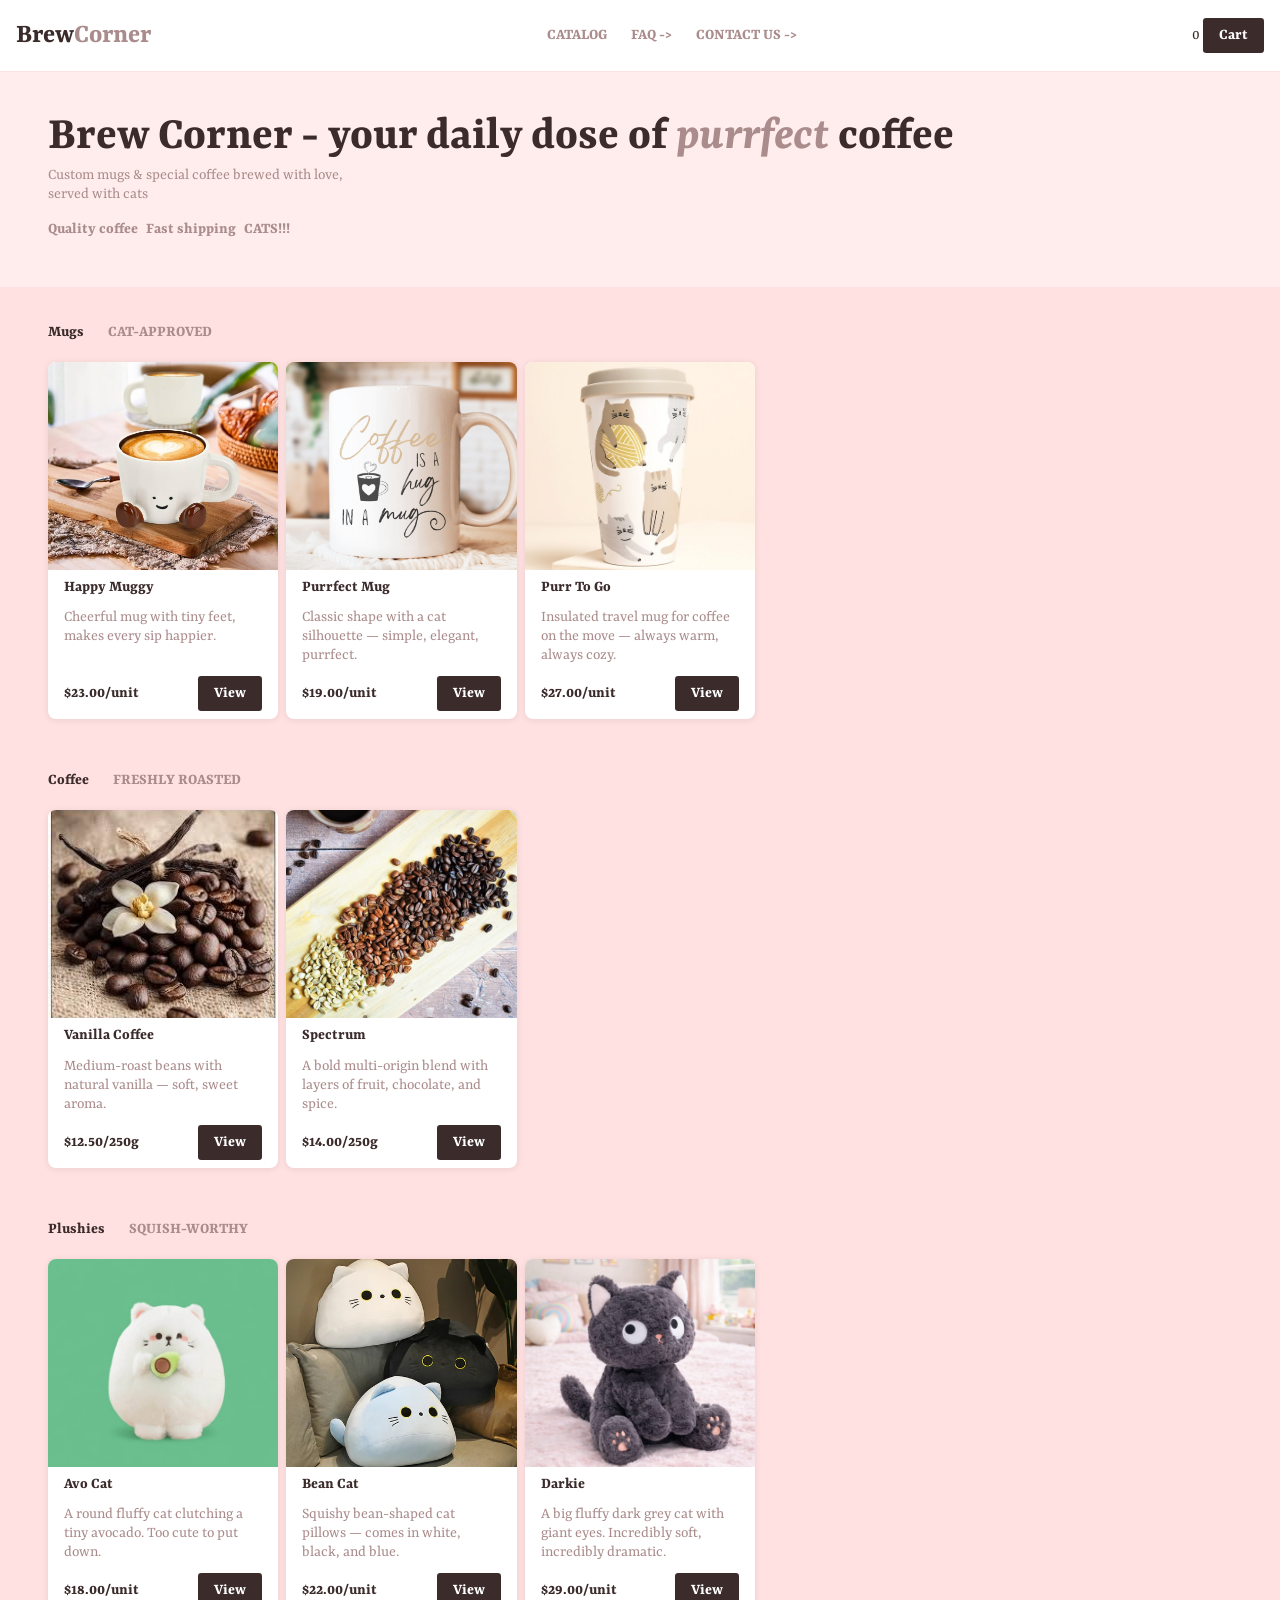
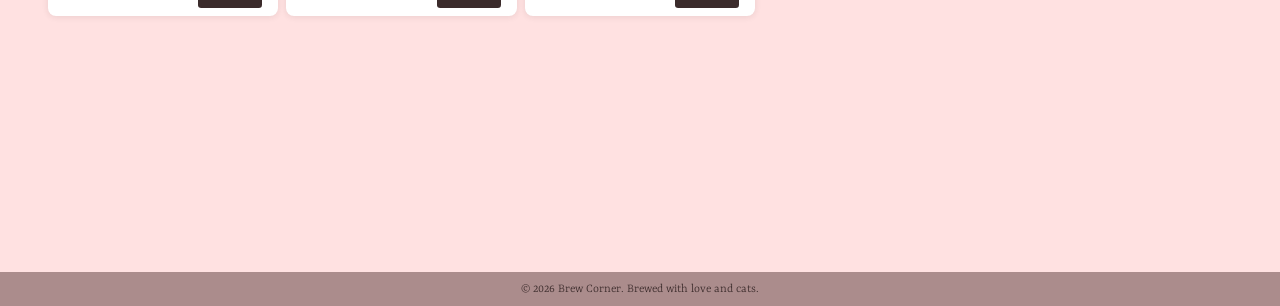
<file: index.html>
<!Doctype html>
<html lang="en">
<head>
        <meta charset="utf-8">
        <meta name="viewport" content="width=device-width, initial-scale=1.0">
        <meta name="description" content="Buy coffee online, explore cat mugs and enjoy the best coffee shop experience.">
        <meta name="keywords" content="coffee, cat cafe, buy coffee online, cat mugs, coffee shop">
        <title>Brew Corner</title>

    <!--Loading fonts-->
    <link rel="preconnect" href="https://fonts.googleapis.com">
    <link rel="preconnect" href="https://fonts.gstatic.com" crossorigin>
    <link href="https://fonts.googleapis.com/css2?family=DM+Serif+Text:ital@0;1&family=Yrsa:ital,wght@0,300..700;1,300..700&display=swap" rel="stylesheet">

    <!--loading stylesheet-->
    <link rel="stylesheet" href="styles/main.css">
</head>

<body>
    <header id="site-header">
        <a href="index.html" class="logo">Brew<span>Corner</span></a>

        <button class="burger-menu" aria-label="Toggle navigation" aria-expanded="false">
            <span></span><span></span><span></span>
        </button>

        <nav class="nav-links">
            <a href="index.html">Catalog</a>
            <a href="faq.html">FAQ -></a>
            <a href="contact.html">Contact us -></a>
        </nav>

        <a href="cart.html" class="cart-link">
            <span id="cart-badge">0</span>
            <span class="btn-primary nav-active">Cart</span>
        </a>
    </header>

    <main>
        <!--hero, used to show brand related stuff-->
        <section id="hero">
            <section>
                <h1>Brew Corner - your daily dose of <em>purrfect</em> coffee</h1>
                <p>Custom mugs & special coffee brewed with love, served with cats</p>
                <ul class="hero-features">
                    <li style="font-weight: 700">Quality coffee</li>
                    <li style="font-weight: 700">Fast shipping</li>
                    <li style="font-weight: 700">CATS!!!</li>
                </ul>
            </section>
        </section>

        <!--Mugs section, holds product-card divs-->
        <!--Product card has image, short description, price and button to view item
            On click opens popup with more detailed description-->
        <section>
            <header class="section-header">
                <h2>Mugs</h2>
                <span class="tag">cat-approved</span>
            </header>
            <div class="product-grid">

                <a href="#popup-happy-muggy" class="product-card">
                    <div class="card-img"><img src="images/happy-muggy.png" alt="Happy Muggy mug"/></div>
                    <div class="card-body">
                        <h3>Happy Muggy</h3>
                        <p>Cheerful mug with tiny feet, makes every sip happier.</p>
                        <div class="card-footer">
                            <span class="price">$23.00/unit</span>
                            <span class="btn-primary">View</span>
                        </div>
                    </div>
                </a>

                <a href="#popup-purrfect-mug" class="product-card">
                    <div class="card-img"><img src="images/purrfect-mug.png" alt="Purrfect Mug"/></div>
                    <div class="card-body">
                        <h3>Purrfect Mug</h3>
                        <p>Classic shape with a cat silhouette — simple, elegant, purrfect.</p>
                        <div class="card-footer">
                            <span class="price">$19.00/unit</span>
                            <span class="btn-primary">View</span>
                        </div>
                    </div>
                </a>

                <a href="#popup-purr-to-go" class="product-card">
                    <div class="card-img"><img src="images/purr-to-go.png" alt="Purr To Go travel mug"/></div>
                    <div class="card-body">
                        <h3>Purr To Go</h3>
                        <p>Insulated travel mug for coffee on the move — always warm, always cozy.</p>
                        <div class="card-footer">
                            <span class="price">$27.00/unit</span>
                            <span class="btn-primary">View</span>
                        </div>
                    </div>
                </a>

            </div>
        </section>

        <!--Coffee section, holds product-card divs-->
        <section>
            <header class="section-header">
                <h2>Coffee</h2>
                <span class="tag">Freshly roasted</span>
            </header>
            <div class="product-grid">

                <a href="#popup-vanilla-coffee" class="product-card">
                    <div class="card-img"><img src="images/vanilla-coffee.png" alt="Vanilla coffee bag"/></div>
                    <div class="card-body">
                        <h3>Vanilla Coffee</h3>
                        <p>Medium-roast beans with natural vanilla — soft, sweet aroma.</p>
                        <div class="card-footer">
                            <span class="price">$12.50/250g</span>
                            <span class="btn-primary">View</span>
                        </div>
                    </div>
                </a>

                <a href="#popup-spectrum" class="product-card">
                    <div class="card-img"><img src="images/spectrum.png" alt="Spectrum coffee blend"/></div>
                    <div class="card-body">
                        <h3>Spectrum</h3>
                        <p>A bold multi-origin blend with layers of fruit, chocolate, and spice.</p>
                        <div class="card-footer">
                            <span class="price">$14.00/250g</span>
                            <span class="btn-primary">View</span>
                        </div>
                    </div>
                </a>

            </div>
        </section>

        <!--Plushies section, holds product-card divs-->
        <section>
            <header class="section-header">
                <h2>Plushies</h2>
                <span class="tag">squish-worthy</span>
            </header>
            <div class="product-grid">

                <a href="#popup-avo-cat" class="product-card">
                    <div class="card-img"><img src="images/avo-cat.png" alt="Avo Cat plushie"/></div>
                    <div class="card-body">
                        <h3>Avo Cat</h3>
                        <p>A round fluffy cat clutching a tiny avocado. Too cute to put down.</p>
                        <div class="card-footer">
                            <span class="price">$18.00/unit</span>
                            <span class="btn-primary">View</span>
                        </div>
                    </div>
                </a>

                <a href="#popup-bean-cat" class="product-card">
                    <div class="card-img"><img src="images/bean-cat.png" alt="Bean Cat plushie set"/></div>
                    <div class="card-body">
                        <h3>Bean Cat</h3>
                        <p>Squishy bean-shaped cat pillows — comes in white, black, and blue.</p>
                        <div class="card-footer">
                            <span class="price">$22.00/unit</span>
                            <span class="btn-primary">View</span>
                        </div>
                    </div>
                </a>

                <a href="#popup-darkie" class="product-card">
                    <div class="card-img"><img src="images/darkie.png" alt="Darkie plushie"/></div>
                    <div class="card-body">
                        <h3>Darkie</h3>
                        <p>A big fluffy dark grey cat with giant eyes. Incredibly soft, incredibly dramatic.</p>
                        <div class="card-footer">
                            <span class="price">$29.00/unit</span>
                            <span class="btn-primary">View</span>
                        </div>
                    </div>
                </a>

            </div>
        </section>
    </main>

    <!--Footer, simply show some info-->
    <footer class="site-footer">
        <p>&copy; 2026 Brew Corner. Brewed with love and cats.</p>
    </footer>

    <!--Product popups-->
    <!--Popups, each pop-up shows image, full description, has controls to add to cart and buy immediately
        href="#!" used so when we close pop-up we stay on the same place on our page, instead of scrolling to the top-->
    <div id="popup-happy-muggy" class="popup-overlay">
        <div class="popup-box">
            <a href="#!" class="popup-close">&times;</a>
            <div class="popup-img"><img src="images/happy-muggy.png" alt="Happy Muggy"></div>
            <h2>Happy Muggy</h2>
            <p class="popup-price">$23.00 / unit</p>
            <p class="popup-desc">A cheerful mug with tiny feet that adds personality to your coffee break and makes every sip a little happier.</p>
            <div class="popup-actions">

                <button type="button" class="add-to-cart-btn" data-add-to-cart data-id="happy-muggy" data-name="Happy Muggy" data-price="23.00">Add to cart</button>
                <button type="button" class="add-to-cart-buy-now" data-add-to-cart data-id="happy-muggy" data-name="Happy Muggy" data-price="23.00">Buy now</button>
            </div>
        </div>
    </div>

    <div id="popup-purrfect-mug" class="popup-overlay">
        <div class="popup-box">
            <a href="#!" class="popup-close">&times;</a>
            <div class="popup-img"><img src="images/purrfect-mug.png" alt="Purrfect Mug"></div>
            <h2>Purrfect Mug</h2>
            <p class="popup-price">$19.00 / unit</p>
            <p class="popup-desc">Classic shape with a cat silhouette. Simple, elegant, and totally purrfect for your morning routine.</p>
            <div class="popup-actions">
                <button type="button" class="add-to-cart-btn" data-add-to-cart data-id="purrfect-mug" data-name="Purrfect Mug" data-price="19.00">Add to cart</button>
                <button type="button" class="add-to-cart-buy-now" data-add-to-cart data-id="purrfect-mug" data-name="Purrfect Mug" data-price="19.00">Buy now</button>
            </div>
        </div>
    </div>

    <div id="popup-purr-to-go" class="popup-overlay">
        <div class="popup-box">
            <a href="#!" class="popup-close">&times;</a>
            <div class="popup-img"><img src="images/purr-to-go.png" alt="Purr To Go"></div>
            <h2>Purr To Go</h2>
            <p class="popup-price">$27.00 / unit</p>
            <p class="popup-desc">An insulated travel mug that keeps your coffee warm on the go. Perfect for commuters who refuse to compromise on cozy.</p>
            <div class="popup-actions">
                <button type="button" class="add-to-cart-btn" data-add-to-cart data-id="purr-to-go" data-name="Purr To Go" data-price="27.00">Add to cart</button>
                <button type="button" class="add-to-cart-buy-now" data-add-to-cart data-id="purr-to-go" data-name="Purr To Go" data-price="27.00">Buy now</button>
            </div>
        </div>
    </div>

    <div id="popup-vanilla-coffee" class="popup-overlay">
        <div class="popup-box">
            <a href="#!" class="popup-close">&times;</a>
            <div class="popup-img"><img src="images/vanilla-coffee.png" alt="Vanilla Coffee"></div>
            <h2>Vanilla Coffee</h2>
            <p class="popup-price">$12.50 / 250g</p>
            <p class="popup-desc">Medium-roast beans with natural vanilla flavoring. A soft, sweet aroma that fills your kitchen and your mornings with warmth.</p>
            <div class="popup-actions">
                <button type="button" class="add-to-cart-btn" data-add-to-cart data-id="vanilla-coffee" data-name="Vanilla Coffee" data-price="12.50">Add to cart</button>
                <button type="button" class="add-to-cart-buy-now" data-add-to-cart data-id="vanilla-coffee" data-name="Vanilla Coffee" data-price="12.50">Buy now</button>
            </div>
        </div>
    </div>

    <div id="popup-spectrum" class="popup-overlay">
        <div class="popup-box">
            <a href="#!" class="popup-close">&times;</a>
            <div class="popup-img"><img src="images/spectrum.png" alt="Spectrum"></div>
            <h2>Spectrum</h2>
            <p class="popup-price">$14.00 / 250g</p>
            <p class="popup-desc">A bold multi-origin blend with layers of fruit, chocolate, and spice. Every cup reveals something new.</p>
            <div class="popup-actions">
                <button type="button" class="add-to-cart-btn" data-add-to-cart data-id="spectrum" data-name="Spectrum" data-price="14.00">Add to cart</button>
                <button type="button" class="add-to-cart-buy-now" data-add-to-cart data-id="spectrum" data-name="Spectrum" data-price="14.00">Buy now</button>
            </div>
        </div>
    </div>

    <div id="popup-avo-cat" class="popup-overlay">
        <div class="popup-box">
            <a href="#!" class="popup-close">&times;</a>
            <div class="popup-img"><img src="images/avo-cat.png" alt="Avo Cat"></div>
            <h2>Avo Cat</h2>
            <p class="popup-price">$18.00 / unit</p>
            <p class="popup-desc">A round, impossibly soft white cat plushie holding a tiny avocado. Your desk's new best friend.</p>
            <div class="popup-actions">
                <button type="button" class="add-to-cart-btn" data-add-to-cart data-id="avo-cat" data-name="Avo Cat" data-price="18.00">Add to cart</button>
                <button type="button" class="add-to-cart-buy-now" data-add-to-cart data-id="avo-cat" data-name="Avo Cat" data-price="18.00">Buy now</button>
            </div>
        </div>
    </div>

    <div id="popup-bean-cat" class="popup-overlay">
        <div class="popup-box">
            <a href="#!" class="popup-close">&times;</a>
            <div class="popup-img"><img src="images/bean-cat.png" alt="Bean Cat"></div>
            <h2>Bean Cat</h2>
            <p class="popup-price">$22.00 / unit</p>
            <p class="popup-desc">Squishy bean-shaped cat pillows in white, black, and blue. Stack them, hug them, or just stare at them.</p>
            <div class="popup-actions">
                <button type="button" class="add-to-cart-btn" data-add-to-cart data-id="bean-cat" data-name="Bean Cat" data-price="22.00">Add to cart</button>
                <button type="button" class="add-to-cart-buy-now" data-add-to-cart data-id="bean-cat" data-name="Bean Cat" data-price="22.00">Buy now</button>
            </div>
        </div>
    </div>

    <div id="popup-darkie" class="popup-overlay">
        <div class="popup-box">
            <a href="#!" class="popup-close">&times;</a>
            <div class="popup-img"><img src="images/darkie.png" alt="Darkie"></div>
            <h2>Darkie</h2>
            <p class="popup-price">$29.00 / unit</p>
            <p class="popup-desc">A large, fluffy dark grey cat with oversized expressive eyes. Dramatically soft. Suspiciously judgemental.</p>
            <div class="popup-actions">
                <button type="button" class="add-to-cart-btn" data-add-to-cart data-id="darkie" data-name="Darkie" data-price="29.00">Add to cart</button>
                <button type="button" class="add-to-cart-buy-now" data-add-to-cart data-id="darkie" data-name="Darkie" data-price="29.00">Buy now</button>
            </div>
        </div>
    </div>
<script src="scripts/cart.js"></script>
<script src="scripts/cardEvents.js"></script>
<script src="scripts/menu.js"></script>

</body>
</html>
</file>
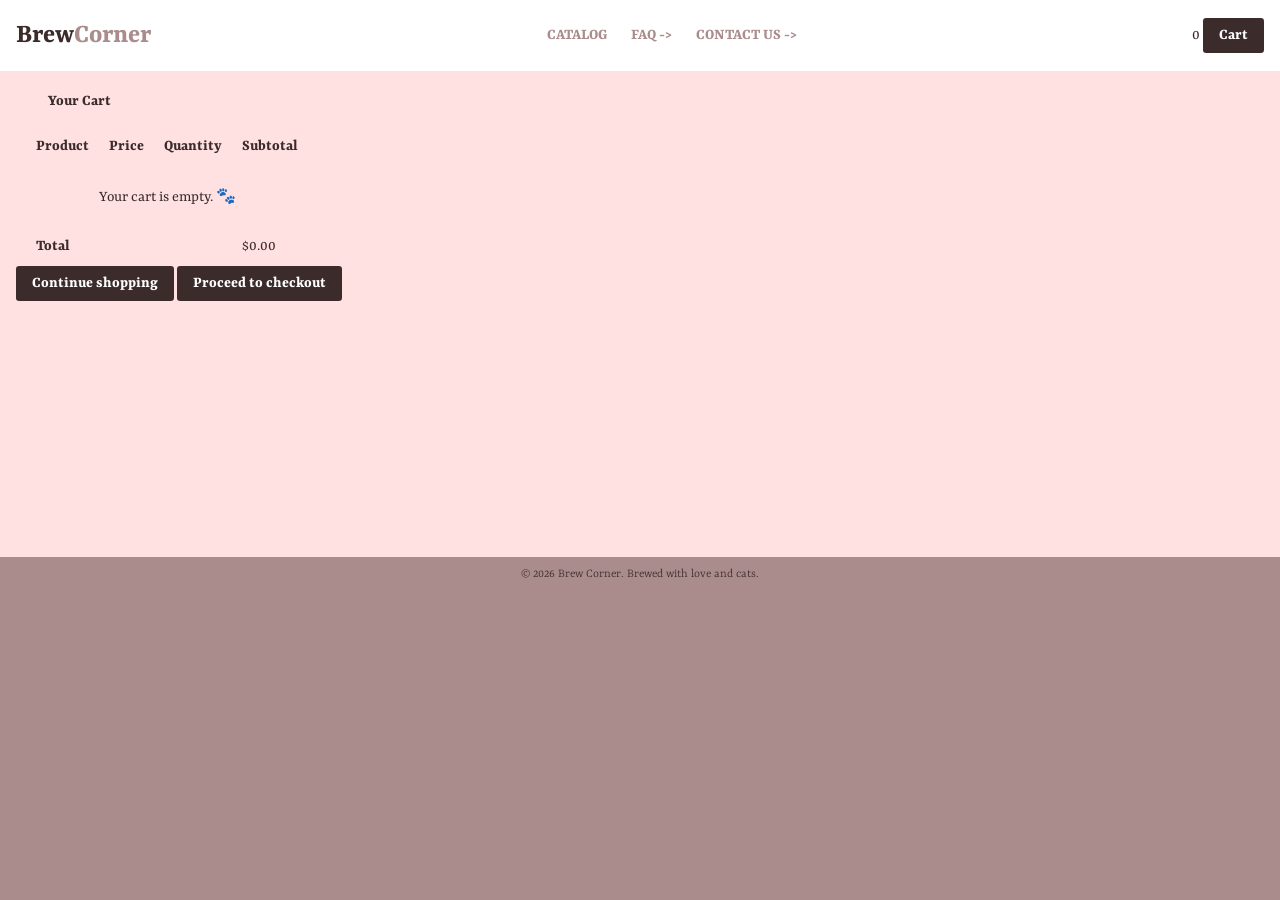
<file: cart.html>
<!DOCTYPE html>
<html lang="en">
<head>
    <meta charset="UTF-8" />
    <meta name="viewport" content="width=device-width, initial-scale=1.0" />
    <meta name="description" content="Your cart with selected coffee and cat mugs. Review your order before checkout.">
    <meta name="keywords" content="coffee, cart, buy coffee online, cat mugs, mug">
    <title>Cart — Brew Corner</title>

    <link rel="preconnect" href="https://fonts.googleapis.com">
    <link rel="preconnect" href="https://fonts.gstatic.com" crossorigin>
    <link href="https://fonts.googleapis.com/css2?family=DM+Serif+Text:ital@0;1&family=Yrsa:ital,wght@0,300..700;1,300..700&display=swap" rel="stylesheet">

    <link rel="stylesheet" href="styles/main.css" />
</head>
<body>

    <header id="site-header">
        <a href="index.html" class="logo">Brew<span>Corner</span></a>

        <button class="burger-menu" aria-label="Toggle navigation" aria-expanded="false">
            <span></span><span></span><span></span>
        </button>

        <nav class="nav-links">
            <a href="index.html">Catalog</a>
            <a href="faq.html">FAQ -></a>
            <a href="contact.html">Contact us -></a>
        </nav>

        <a href="cart.html" class="cart-link">
            <span id="cart-badge">0</span>
            <span class="btn-primary nav-active">Cart</span>
        </a>
    </header>


    <main>
        <header class="section-header">
            <h2>Your Cart</h2>
        </header>
        <!--Cart holds table of items, for now simple static placeholder-->
        <section class="checkout-section">
            <table class="checkout-table">
                <thead>
                    <tr>
                        <th>Product</th>
                        <th>Price</th>
                        <th>Quantity</th>
                        <th>Subtotal</th>
                    </tr>
                </thead>
                <tbody id="cart-items">
                </tbody>
                <tfoot >
                    <tr>
                        <td colspan="3"><strong>Total</strong></td>
                        <td id="cart-total"><strong></strong></td>
                    </tr>
                </tfoot>
            </table>

            <div>
                <a href="index.html" class="btn-primary">Continue shopping</a>
                <a href="checkout.html" class="btn-primary">Proceed to checkout</a>
            </div>
        </section>
    </main>

    <footer class="site-footer">
        <p>&copy; 2026 Brew Corner. Brewed with love and cats.</p>
    </footer>
    <script src="scripts/cart.js"></script>
    <script src="scripts/cartPage.js"></script>
    <script src="scripts/menu.js"></script>
</body>
</html>
</file>
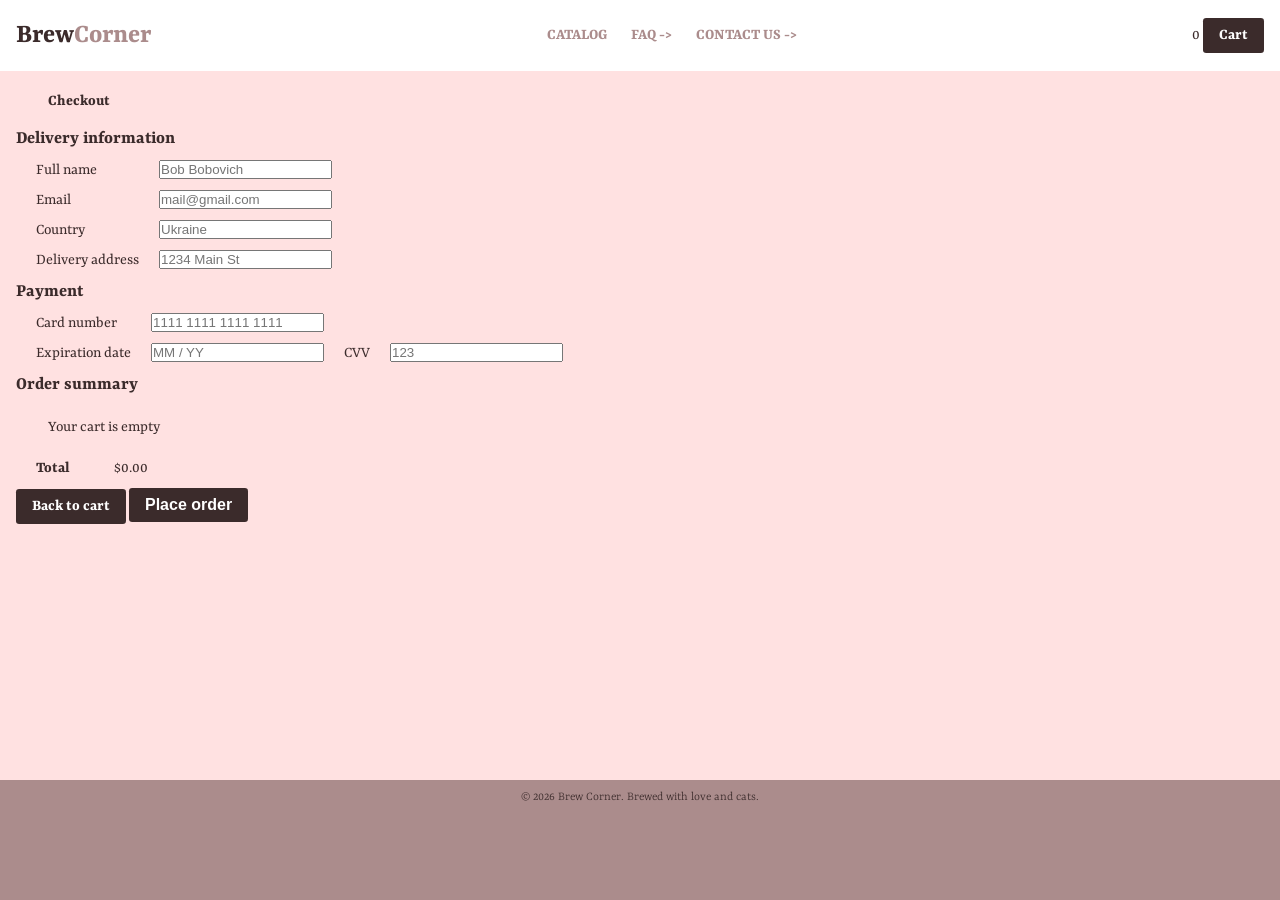
<file: checkout.html>
<!DOCTYPE html>
<html lang="en">
<head>
    <meta charset="UTF-8" />
    <meta name="viewport" content="width=device-width, initial-scale=1.0" />
    <meta name="description" content="Checkout at Brew Corner — complete your order for cat mugs, specialty coffee, and cat plushies. Fast and secure delivery.">
    <meta name="keywords" content="brew corner checkout, buy cat mug online, order specialty coffee, secure checkout">
    <title>Checkout — Brew Corner</title>

    <link rel="preconnect" href="https://fonts.googleapis.com">
    <link rel="preconnect" href="https://fonts.gstatic.com" crossorigin>
    <link href="https://fonts.googleapis.com/css2?family=DM+Serif+Text:ital@0;1&family=Yrsa:ital,wght@0,300..700;1,300..700&display=swap" rel="stylesheet">

    <link rel="stylesheet" href="styles/main.css" />
</head>
<body>

    <header id="site-header">
        <a href="index.html" class="logo">Brew<span>Corner</span></a>

        <button class="burger-menu" aria-label="Toggle navigation" aria-expanded="false">
            <span></span><span></span><span></span>
        </button>

        <nav class="nav-links">
            <a href="index.html">Catalog</a>
            <a href="faq.html">FAQ -></a>
            <a href="contact.html">Contact us -></a>
        </nav>

        <a href="cart.html" class="cart-link">
            <span id="cart-badge">0</span>
            <span class="btn-primary nav-active">Cart</span>
        </a>
    </header>


    <main>
        <header class="section-header">
            <h2>Checkout</h2>
        </header>

        <section class="checkout-section">
            <form action="#" id="checkout-form">
                <!--Table that holds form with information needed for delivery and payment-->
                <!-- Delivery info -->
                <h3>Delivery information</h3>
                <table class="checkout-table">
                    <tr>
                        <td><label for="in-name">Full name</label></td>
                        <td><input id="in-name" type="text" name="name" placeholder="Bob Bobovich" required /></td>
                    </tr>
                    <tr>
                        <td><label for="email">Email</label></td>
                        <td><input id="email" type="email" name="email" placeholder="mail@gmail.com" required /></td>
                    </tr>
                    <tr>
                        <td><label for="in-country">Country</label></td>
                        <td><input id="in-country" type="text" name="country" placeholder="Ukraine" required /></td>
                    </tr>
                    <tr>
                        <td><label for="in-address">Delivery address</label></td>
                        <td><input id="in-address" type="text" name="address" placeholder="1234 Main St" required /></td>
                    </tr>
                </table>

                <!-- Payment info -->
                <h3>Payment</h3>
                <table class="checkout-table">
                    <tr>
                        <td><label for="card-number">Card number</label></td>
                        <td><input id="card-number" type="text" name="cardnumber" placeholder="1111 1111 1111 1111" required /></td>
                    </tr>
                    <tr>
                        <td><label for="exp-date">Expiration date</label></td>
                        <td><input id="exp-date" type="text" name="expiry" placeholder="MM / YY" required /></td>
                        <td><label for="cvv">CVV</label></td>
                        <td><input id="cvv" type="text" name="cvv" placeholder="123" required /></td>
                    </tr>
                </table>

                <!--Order summary, now static placeholder-->
                <h3>Order summary</h3>
                <table class="checkout-table" id="checkout-summary">
                    <tbody>

                    </tbody>
                    <tfoot>
                        <tr>
                            <td><strong>Total</strong></td>
                            <td id="checkout-total"><strong></strong></td>
                        </tr>
                    </tfoot>
                </table>

                <div>
                    <a href="cart.html" class="btn-primary">Back to cart</a>
                    <input type="submit" value="Place order" class="btn-primary"
                           style="border: none;"/>
                </div>

            </form>
        </section>
    </main>

    <footer class="site-footer">
        <p>&copy; 2026 Brew Corner. Brewed with love and cats.</p>
    </footer>
    <script src="scripts/cart.js"></script>
    <script src="scripts/checkout.js"></script>
    <script src="scripts/checkoutForm.js"></script>
    <script src="scripts/menu.js"></script>

</body>
</html>
</file>
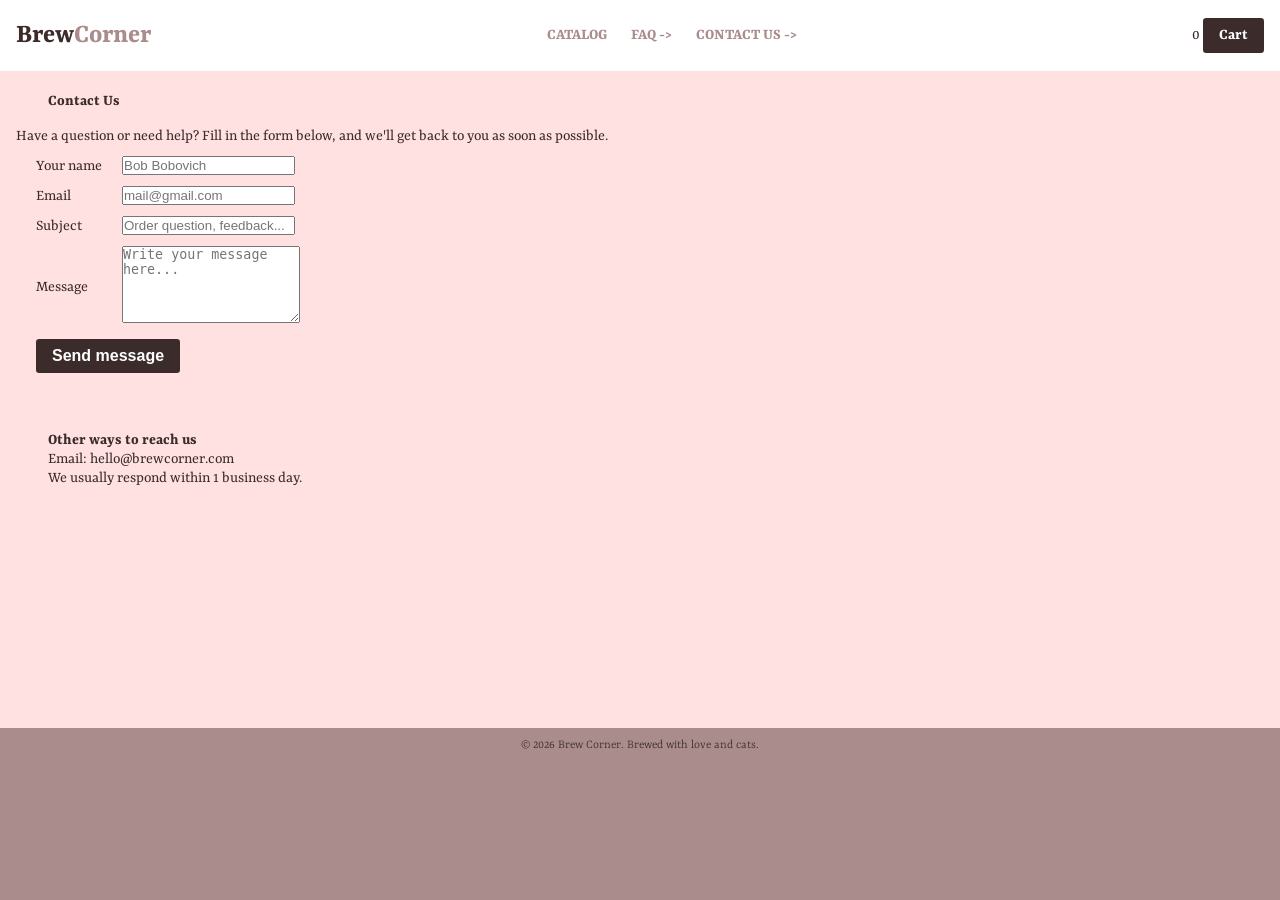
<file: contact.html>
<!DOCTYPE html>
<html lang="en">
<head>
    <meta charset="UTF-8" />
    <meta name="viewport" content="width=device-width, initial-scale=1.0" />
    <meta name="description" content="Contact Brew Corner — reach out with questions about our cat mugs, specialty coffee, or cat plushies. We respond within 1 business day.">
    <meta name="keywords" content="contact brew corner, cat mug shop support, coffee shop contact, customer service">
    <title>Contact Us — Brew Corner</title>

    <link rel="preconnect" href="https://fonts.googleapis.com">
    <link rel="preconnect" href="https://fonts.gstatic.com" crossorigin>
    <link href="https://fonts.googleapis.com/css2?family=DM+Serif+Text:ital@0;1&family=Yrsa:ital,wght@0,300..700;1,300..700&display=swap" rel="stylesheet">

    <link rel="stylesheet" href="styles/main.css" />
</head>
<body>

    <header id="site-header">
        <a href="index.html" class="logo">Brew<span>Corner</span></a>

        <button class="burger-menu" aria-label="Toggle navigation" aria-expanded="false">
            <span></span><span></span><span></span>
        </button>

        <nav class="nav-links">
            <a href="index.html">Catalog</a>
            <a href="faq.html">FAQ -></a>
            <a href="contact.html">Contact us -></a>
        </nav>

        <a href="cart.html" class="cart-link">
            <span id="cart-badge">0</span>
            <span class="btn-primary nav-active">Cart</span>
        </a>
    </header>


    <main>
        <header class="section-header">
            <h2>Contact Us</h2>
        </header>
        <!--Form to collect contact info. Elements of form are located inside of table-->
        <section class="checkout-section" aria-label="Send us a message">
            <p>Have a question or need help? Fill in the form below, and we'll get back to you as soon as possible.</p>

            <form action="#" id="contact-form">
                <table class="checkout-table">
                    <tr>
                        <td ><label for="in-name" >Your name</label></td>
                        <td ><input  id="in-name" type="text" name="name" placeholder="Bob Bobovich" required /></td>
                    </tr>
                    <tr>
                        <td><label for="in-email">Email</label></td>
                        <td><input id="in-email" type="email" name="email" placeholder="mail@gmail.com" required /></td>
                    </tr>
                    <tr>
                        <td><label for="in-subject">Subject</label></td>
                        <td><input id="in-subject" type="text" name="subject" placeholder="Order question, feedback..." required/></td>
                    </tr>
                    <tr>
                        <td><label for="in-message">Message</label></td>
                        <td><textarea id="in-message" name="message" rows="5" placeholder="Write your message here..." required></textarea></td>
                    </tr>
                    <tr>
                        <td colspan="2">
                            <input type="submit" value="Send message" class="btn-primary" />
                        </td>
                    </tr>
                </table>
            </form>
        </section>

        <section class="section-header">
            <div>
                <h2>Other ways to reach us</h2>
                <p>Email: <a href="mailto:hello@brewcorner.com">hello@brewcorner.com</a></p>
                <p>We usually respond within 1 business day.</p>
            </div>
        </section>
    </main>

    <footer class="site-footer">
        <p>&copy; 2026 Brew Corner. Brewed with love and cats.</p>
    </footer>
    <script src="scripts/contactForm.js"></script>
    <script src="scripts/menu.js"></script>

</body>
</html>
</file>
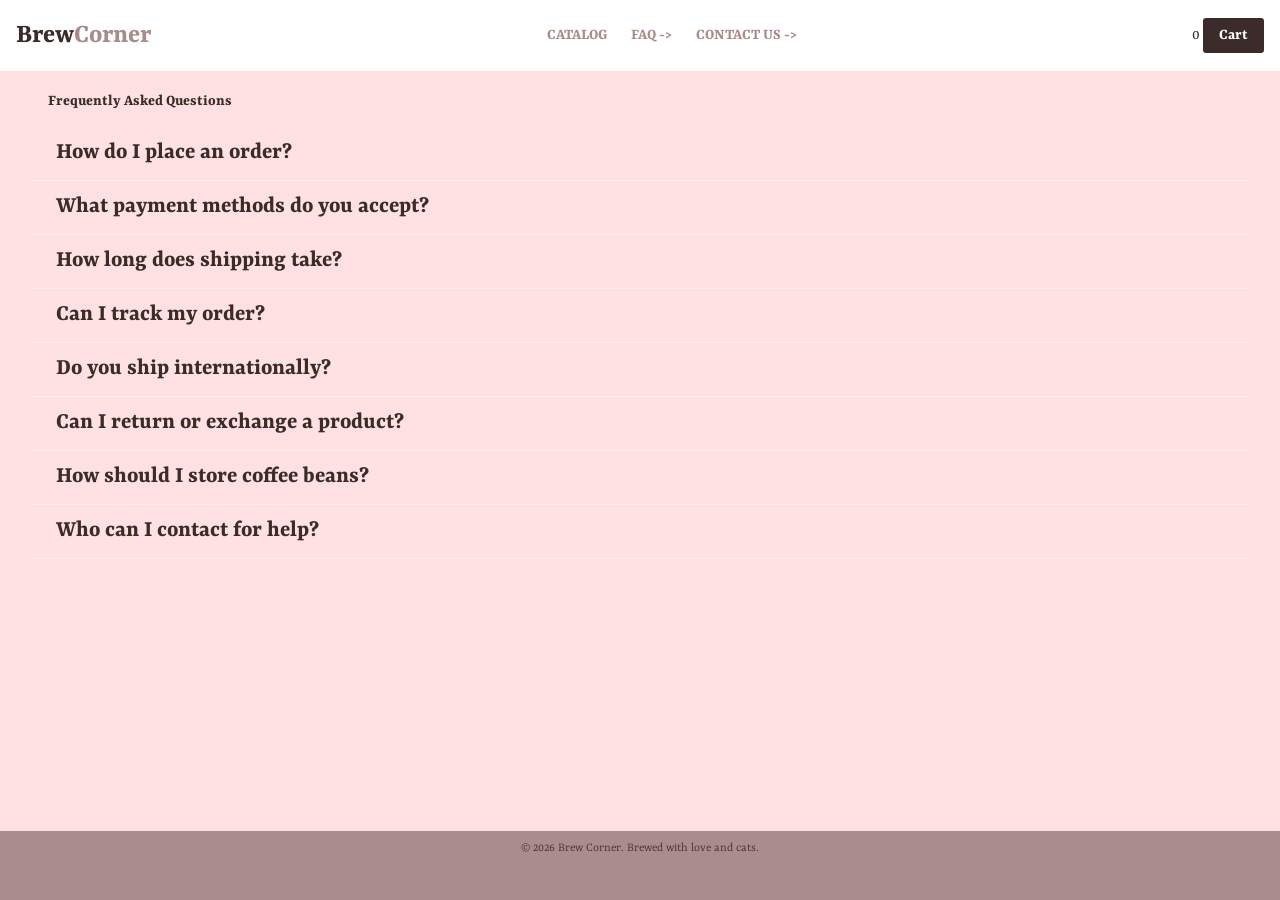
<file: faq.html>
<!DOCTYPE html>
<html lang="en">
<head>
    <meta charset="UTF-8" />
    <meta name="viewport" content="width=device-width, initial-scale=1.0" />
    <meta name="description" content="Frequently asked questions about Brew Corner — ordering, shipping, returns, coffee storage, and how to contact our support team.">
    <meta name="keywords" content="brew corner faq, coffee shop questions, shipping info, return policy, cat mug shop help">
    <title>FAQ — Brew Corner</title>

    <link rel="preconnect" href="https://fonts.googleapis.com">
    <link rel="preconnect" href="https://fonts.gstatic.com" crossorigin>
    <link href="https://fonts.googleapis.com/css2?family=DM+Serif+Text:ital@0;1&family=Yrsa:ital,wght@0,300..700;1,300..700&display=swap" rel="stylesheet">

    <link rel="stylesheet" href="styles/main.css" />
</head>
<body>

    <header id="site-header">
        <a href="index.html" class="logo">Brew<span>Corner</span></a>

        <button class="burger-menu" aria-label="Toggle navigation" aria-expanded="false">
            <span></span><span></span><span></span>
        </button>

        <nav class="nav-links">
            <a href="index.html">Catalog</a>
            <a href="faq.html">FAQ -></a>
            <a href="contact.html">Contact us -></a>
        </nav>

        <a href="cart.html" class="cart-link">
            <span id="cart-badge">0</span>
            <span class="btn-primary nav-active">Cart</span>
        </a>
    </header>


    <main>
        <header class="section-header">
            <h2>Frequently Asked Questions</h2>
        </header>

        <!--Section for FAQ, uses HTML details and custom css-->
        <section class="faq-list">

            <details class="faq-item">
                <summary>How do I place an order?</summary>
                <p>Browse our products, add your favourite items to the cart, and proceed to checkout. You'll receive a confirmation email after placing your order.</p>
            </details>

            <details class="faq-item">
                <summary>What payment methods do you accept?</summary>
                <p>We accept major credit cards, debit cards, and popular online payment services.</p>
            </details>

            <details class="faq-item">
                <summary>How long does shipping take?</summary>
                <p>Orders are usually processed within 1–2 business days. Shipping typically takes 3–7 business days, depending on your location.</p>
            </details>

            <details class="faq-item">
                <summary>Can I track my order?</summary>
                <p>Yes. Once your order ships, you will receive an email with a tracking link so you can follow the delivery.</p>
            </details>

            <details class="faq-item">
                <summary>Do you ship internationally?</summary>
                <p>Yes, we ship to many countries. Shipping costs and delivery times may vary depending on the destination.</p>
            </details>

            <details class="faq-item">
                <summary>Can I return or exchange a product?</summary>
                <p>If you receive a damaged or incorrect item, contact us within 7 days of delivery, and we'll help arrange a replacement or refund.</p>
            </details>

            <details class="faq-item">
                <summary>How should I store coffee beans?</summary>
                <p>Store coffee beans in an airtight container in a cool, dry place, away from sunlight and moisture.</p>
            </details>

            <details class="faq-item">
                <summary>Who can I contact for help?</summary>
                <p>You can reach our support team through the <a href="contact.html">Contact page</a> or by email, and we'll respond as soon as possible.</p>
            </details>

        </section>
    </main>

    <footer class="site-footer">
        <p>&copy; 2026 Brew Corner. Brewed with love and cats.</p>
    </footer>
    <script src="scripts/menu.js"></script>

</body>
</html>
</file>
<file: styles/main.css>
:root {
    --bg:              #ffe1e1;
    --primary:         #ab8c8c;
    --accent:          #ffeded;
    --dark:            #3b2b2b;
    --white:           #ffffff;

    --shadow-sm: 0 1px 6px rgba(60, 40, 40, 0.10);
    --shadow-md: 0 4px 18px rgba(60, 40, 40, 0.14);

    --transition: 0.22s ease;

    --gap-s: 0.5rem;
    --gap-m: 1rem;
    --gap-l: 1.5rem;
    --padding-s: 0.25rem 0.5rem;
    --padding-m: 0.5rem 1rem;
    --padding-l: 1rem;
    --margin-s: 0.4rem;
    --margin-m: 0.8rem;

    --radius-s: 0.2rem;
    --radius-m: 0.5rem;
    --radius-l: 1rem;

    --font-size-l: 1.8rem;
    --font-size-ml : 1.5rem;
    --font-size-m : 1rem;
    --font-size-ms : 0.8rem;
    --font-size-s : 0.5rem;
    --font-weight-bold: 700;
    --font-weight: 300;
}
*, *::before, *::after {
    box-sizing: border-box; margin: 0; padding: 0}
html {
    scroll-behavior: smooth;
    overflow-x: auto;
}
::-webkit-scrollbar {
    width: 0;
    display: none;
}

body {
    font-family: 'Yrsa', serif;
    background-color: var(--bg);
    color: var(--dark);
    min-height: 100vh;
    display: grid;
    grid-template-rows: auto 1fr auto;
    overflow-x: clip;
}
a { text-decoration: none; color: inherit; }
img { max-width: 100%; display: block; }
ul { list-style: none; }

@keyframes fadeUp {
    from { opacity: 0; transform: translateY(18px); }
    to   { opacity: 1; transform: translateY(0); }
}
main {
    animation: fadeUp 0.2s ease both;
    padding-top: 60px;
    padding-bottom: 10rem;
}
#site-header{
    position: fixed;
    top: 0;
    left: 0;
    right: 0;
    width: 100%;
    height: 60px;
    z-index: 100;
    background-color: var(--white);
    border-bottom: 1px solid var(--bg);
    padding: 0 1rem;
    display: grid;
    grid-template-columns: auto 1fr auto;
    align-items: center;
    justify-content: normal;
    gap: var(--gap-s)
}
#site-header .nav-links {
    position: static;
    display: flex;
    align-items: center;
    gap: var(--gap-s);
    overflow-x: visible;
    grid-auto-flow: unset;
    justify-content: center;
}
#site-header .nav-links a {
    font-size: var(--font-size-m);
    font-weight: var(--font-weight-bold);
    text-transform: uppercase;
    color: var(--primary); /* Restores your original color */
    padding: var(--padding-s);
    transition: color var(--transition);
}
#site-header .nav-links a:hover {
    color: var(--dark);
}
#site-header nav {
    justify-self: center;
    display: flex;
    justify-content: center;
    align-items: center;
    gap: var(--gap-s);
    width: 100%;
    max-width: 100%;
}
#site-header nav a {
    white-space: nowrap;
}
.logo {
    font-family: 'Yrsa', serif;
    font-size: 1.4rem;
    font-weight: 700;
    color: var(--dark);
}
.logo span {
    color: var(--primary);
}
nav {
    position: sticky;
    display: grid;
    grid-auto-flow: column;
    justify-content: center;
    gap: var(--gap-s);
    overflow-x: auto;
    -webkit-overflow-scrolling: touch;
}
nav a {
    font-size: var(--font-size-m);
    font-weight: var(--font-weight-bold);
    text-transform: uppercase;
    color: var(--primary);
    padding: var(--padding-s);
    white-space: nowrap;
    transition: color var(--transition);
}
nav a:hover, .nav-active {
    color: var(--dark);
}

/*Buttons*/
.btn-primary, .add-to-cart-btn, .add-to-cart-buy-now {
    display: inline-block;
    background-color: var(--dark);
    color: var(--white);
    padding: var(--padding-m);
    border-radius: var(--radius-s);
    font-size: var(--font-size-m);
    font-weight: var(--font-weight-bold);
    transition: background-color var(--transition), transform var(--transition);
    cursor: pointer;
    border: none;
}
.btn-primary:hover {
    background-color: var(--primary);
    transform: translateY(-1px);
}
.btn-primary:active {
    background-color: var(--white);
    color: var(--dark);
    transform: translateY(0);
}

/*Hero*/
#hero{
    background-color: var(--accent);
    padding: var(--padding-l);

    display: grid;
    grid-template-rows: 1fr;
    gap: var(--gap-s);
}
#hero h1 {
    font-size: var(--font-size-l);
    font-weight: var(--font-weight-bold);
}
#hero h1 em{
    font-style: italic;
    color: var(--primary);
}
#hero p{
    font-size: var(--font-size-m);
    color: var(--primary);
    max-width: 300px;
}
.hero-features{
    list-style: none;
    display: flex;
    gap: var(--gap-s);
    margin-top: 1rem;
}
.hero-features li{
    font-size: var(--font-size-m);
    color: var(--primary);
}

.section-header{
    margin:2rem 0 0 1rem;
    display: flex;
    align-items: baseline;
    gap: var(--gap-m);
}
.section-header h2{
    font-size: var(--font-size-m);
}
.tag{
    font-size: var(--font-size-m);
    font-weight: var(--font-weight-bold);
    text-transform: uppercase;
    color: var(--primary);
    background-color: var(--bg);
    padding: var(--padding-s);
    border-radius: var(--radius-l);
}

/*product grid+cards*/
.product-grid{
    display: grid;
    grid-template-columns: repeat(2, 1fr);
    gap: var(--gap-s);
    padding: 1rem;
}

.product-card {
    background-color: var(--white);
    border-radius: var(--radius-m);
    overflow: hidden;
    box-shadow: var(--shadow-sm);
    display: grid;
    grid-template-rows: 10rem 1fr;
    transition: box-shadow var(--transition), transform var(--transition);
}
.product-card:hover {
    box-shadow: var(--shadow-md);
    transform: translateY(-3px);
}
.card-img {
    overflow: hidden;
}
.card-img img {
    width: 100%;
    height: 100%;
    object-fit: cover;
    transition: transform 0.35s ease;
}
.product-card:hover .card-img img {
    transform: scale(1.05);
}
.card-body{
    padding: var(--padding-m);
    display: grid;
    grid-template-rows: auto 1fr auto;
    gap: 0.3rem;
}
.card-body h3 {
    font-family: 'Yrsa', serif;
    font-size: 1rem;
    margin-bottom: 0.4rem;
}
.card-body p{
    font-size: var(--font-size-m);
    color: var(--primary);
    margin-bottom: var(--margin-s);
}
.card-footer{
    display: flex;
    align-items: center;
    justify-content: space-between;
}

.price {
    font-weight: var(--font-weight-bold);
    font-size: var(--font-size-m);
}

/*popups*/
.popup-overlay {
    display: none;
}
.popup-overlay:target{
    display: flex;
    position: fixed;
    inset: 0;
    background-color: rgba(60, 40, 40, 0.5);
    align-items: center;
    justify-content: center;
    z-index: 100;
}
.popup-box{
    background-color: var(--white);
    border-radius: var(--radius-m);
    padding: var(--padding-l);
    width: min(320px, 1fr);
    max-height: 90dvh;
    overflow-y: auto;
    position: relative;

    display: flex;
    flex-direction: column;
}
.popup-close {
    position: absolute;
    top: -0.75rem;
    right: 0.25rem;
    font-size: var(--font-size-l);
    color: var(--primary);}
.popup-img {
    overflow: hidden;
    border-radius: var(--radius-s);
    margin-bottom: var(--margin-m);
}
.popup-img img,
.card-img img {
    width: 100%;
    height: 100%;
    object-fit: cover;
}
.popup-price {
    font-weight: var(--font-weight-bold);
    font-size: var(--font-size-ml);
    margin-bottom: var(--margin-s);
}
.popup-desc {
    font-size: var(--font-size-m);
    color: var(--primary);
    margin-bottom: 1rem;
}
.popup-actions {
    display: flex;
    gap: var(--gap-m);
}
/*footer*/
.site-footer {
    background-color: var(--primary);
    color: var(--dark);
    font-weight: var(--font-weight);
    font-size: var(--font-size-ms);
    text-align: center;
    padding: 0.6rem 1rem;
    width: 100%;
    margin: 0;
    box-sizing: border-box;
}
/*faq*/
.faq-list {
    padding: 1rem 2rem 2rem;
}
.faq-item {
    border-bottom: 1px solid var(--accent);
    padding: var(--padding-s);
}
.faq-item summary {
    font-weight: var(--font-weight-bold);
    cursor: pointer;
    font-size: var(--font-size-ml);
    list-style: none;
    padding: var(--padding-m);
}
.faq-item p {
    margin-top: var(--margin-s);
    font-size: var(--font-size-m);
}

/*forms*/
.checkout-section{
    background-color: var(--bg);
    padding:var(--padding-l);
    align-items: center;

}
.checkout-table{
    width:auto;
    border-collapse: separate;
    border-spacing: 20px 10px;
}
.burger-menu {
    display: none;
    background: none;
    border: none;
    cursor: pointer;
    padding: 0.5rem;
    flex-direction: column;
    gap: 5px;
    z-index: 102;
}
.burger-menu span {
    display: block;
    width: 24px;
    height: 2px;
    background-color: var(--dark);
    transition: var(--transition);
}

.nav-menu {
    display: flex;
    align-items: center;
    gap: var(--gap-s);
}
/*tablet*/
@media (min-width: 600px) {
    #site-header {
        height: 68px;
    }
    main{
        padding-bottom: 10rem;
    }
    .logo { font-size: 1.75rem; }

    nav a { font-size: 0.85rem; padding: 0.25rem 0.75rem; }

    #hero {
        padding: 2.5rem 2rem;
    }
    #hero h1 { font-size: 2.5rem; }
    .section-header { margin-left: 2rem; }
    .product-grid {
        grid-template-columns: repeat(auto-fill, minmax(200px, 1fr));
        padding: 1rem 2rem;
    }
    .product-card {
        grid-template-rows: 12rem 1fr;
    }

    .popup-img { height: 20rem; }
}
/*pc*/
@media (min-width: 900px) {
    #site-header { height: 72px; }

    main{
        padding-bottom: 15rem;
    }
    nav a { font-size: 1rem; padding: 0.25rem 1rem; }

    #hero {
        padding: 3rem 3rem;
    }
    #hero h1 { font-size: 3rem; }
    .section-header { margin-left: 3rem; }
    .product-grid {
        grid-template-columns: repeat(auto-fill, minmax(220px, 1fr));
        padding: 1rem 3rem;
    }
    .product-card {
        grid-template-rows: 13rem 1fr;
    }

    .popup-img { height: 26rem; }
}
@media (max-width: 599px) {
    .burger-menu { display: flex; }

    #site-header {
        display: flex;
        justify-content: space-between;
        align-items: center;
    }

    #site-header .nav-links {
        position: absolute;
        top: 100%;
        left: 0;
        right: 0;
        background-color: var(--white);
        flex-direction: column;
        align-items: center;
        padding: 1rem 0;
        gap: var(--gap-m);

        transform: translateY(-10px);
        opacity: 0;
        pointer-events: none;
        transition: transform var(--transition), opacity var(--transition);
        box-shadow: var(--shadow-md);
        z-index: 99;
    }
    #site-header .nav-links.active {
        transform: translateY(0);
        opacity: 1;
        pointer-events: auto;
    }
    main{
        padding-bottom: 20rem;
    }
}
</file>
